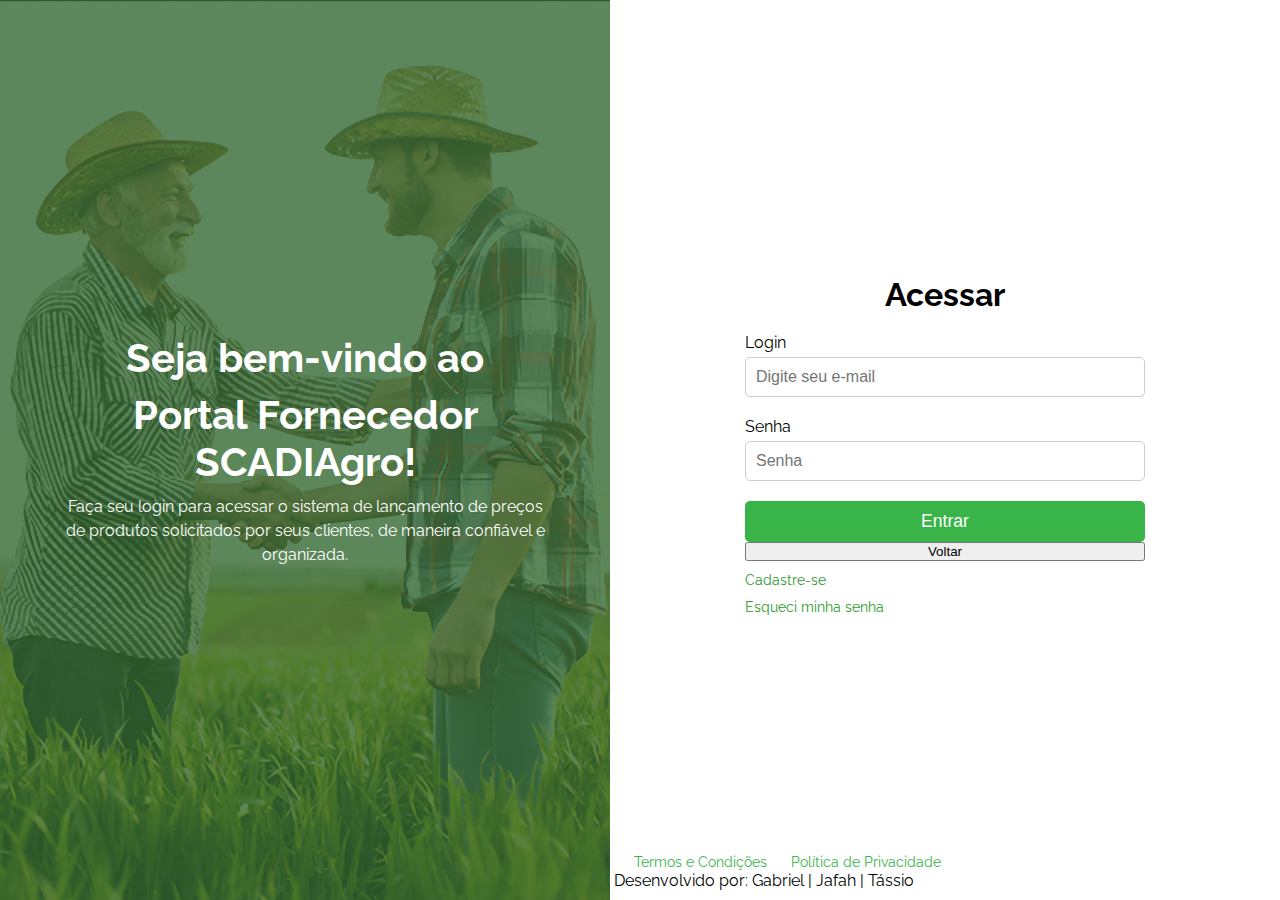
<file: index.html>
<!doctype html>
<html lang="pt-br">
  <head>
    <meta charset="UTF-8" />
    <meta name="viewport" content="width=device-width, initial-scale=1.0" />
    <meta name="keywords" content="portal, fornecedor, portal fornecedor, scadiagro, agro, cotação, preços, fornecedor agro, scadi, solicitação de compras">
    <title>Login | Portal Fornecedor SCADIAgro</title>
    <link rel="icon" href="imgs/img-logo_icon.png" />
    <link rel="stylesheet" href="styles/style.css" />
    <link href="https://cdnjs.cloudflare.com/ajax/libs/font-awesome/6.0.0-beta3/css/all.min.css" rel="stylesheet" />
  </head>
  <body>
    <div class="container">
      <div class="left">
        <img src="imgs/img-pr+fornec_mlhr_qualidade.png" alt="produtorRuralNegociando" class="background-image" id="background-image" />
        <div class="background-overlay"></div>
        <div class="logo-container">
          <img src="imgs/img-logo_scadiagro.png" alt="Logo SCADIAgro" class="logo-color" />
        </div>
        <div class="bemvindo-message">
          <h1 class="welcome">Seja bem-vindo ao</h1>
          <h1 class="h1Title">Portal Fornecedor SCADIAgro!</h1>
          <p class="welcome">
            Faça seu login para acessar o sistema de lançamento de preços de
            produtos solicitados por seus clientes, de maneira confiável e
            organizada.
          </p>
        </div>
      </div>
      <div class="direita">
        <div class="login-form">
          <h2>Acessar</h2>
          <form>
            <label for="email">Login</label>
            <input
              type="email"
              id="email"
              name="email"
              placeholder="Digite seu e-mail"
            />

            <label for="senha">Senha</label>
            <input
              type="password"
              id="senha"
              name="senha"
              placeholder="Senha"
            />
            
            <button type="button" class="btn-login" onclick="window.location.href='customers.html'">Entrar</button>
            <button type="button" class="btn-voltar" onclick="window.location.href='#'">Voltar</button>
            
            <div class="btn-links">
              <a href="register.html">Cadastre-se</a>
              <a href="forgot-pass.html">Esqueci minha senha</a>
            </div>
          </form>
        </div>
        <footer>
          <a href="#">Termos e Condições</a>
          <a href="#">Política de Privacidade</a>
          <p id="dev">Desenvolvido por: Gabriel | Jafah | Tássio</p>
        </footer>
      </div>
    </div>
  </body>
</html>
</file>
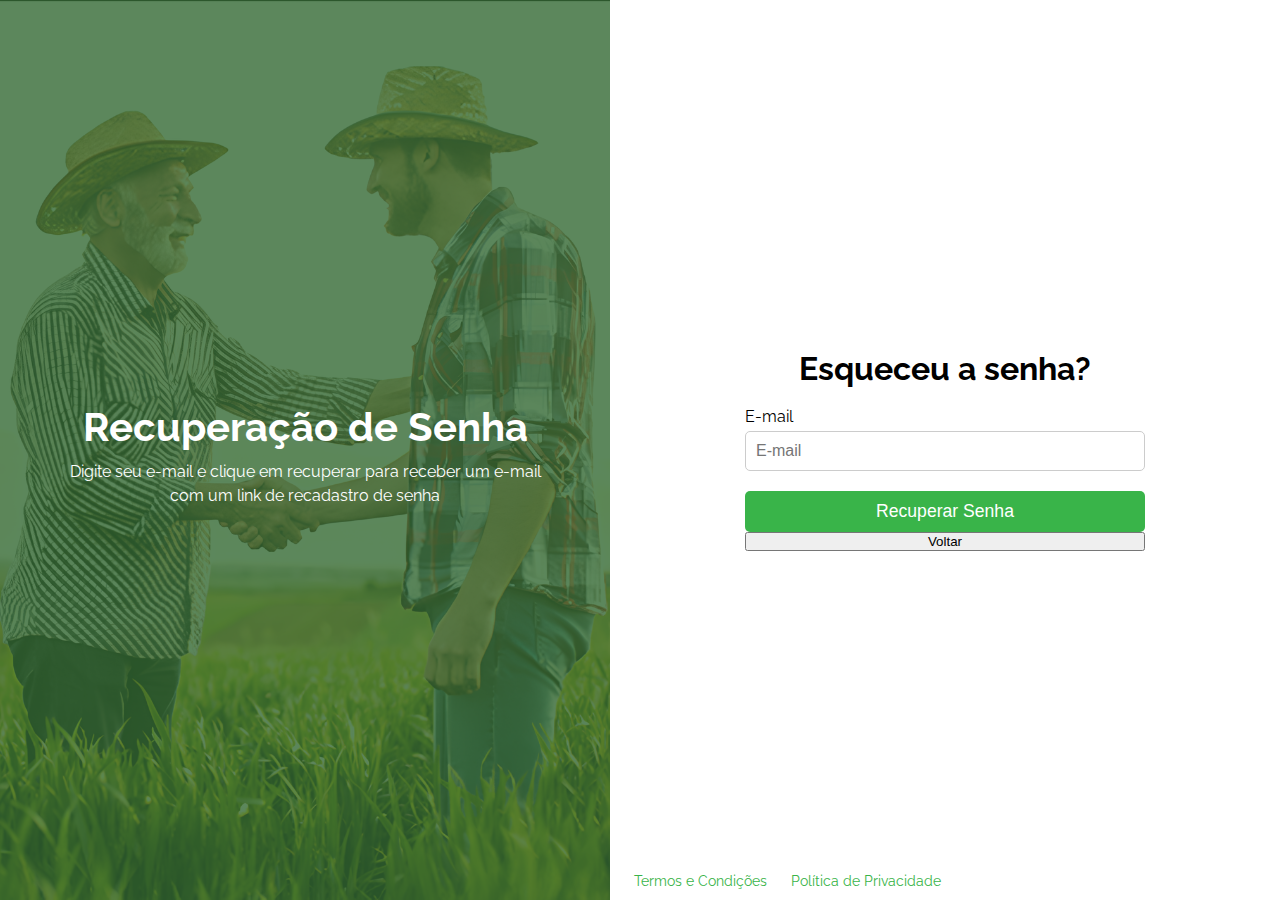
<file: forgot-pass.html>
<!doctype html>
<html lang="pt-br">
  <head>
    <meta charset="UTF-8" />
    <meta name="viewport" content="width=device-width, initial-scale=1.0" />
    <title>Esqueci a Senha | Portal Fornecedor SCADIAgro</title>
    <link rel="icon" href="imgs/img-logo_icon.png" />
    <link rel="stylesheet" href="styles/style.css" />
    <link
      href="https://cdnjs.cloudflare.com/ajax/libs/font-awesome/6.0.0-beta3/css/all.min.css"
      rel="stylesheet"
    />
  </head>
  <body>
    <div class="container">
      <div class="left">
        <img src="imgs/img-pr+fornec_mlhr_qualidade.png" alt="produtorRuralNegociando" class="background-image" id="background-image" />
        <div class="background-overlay"></div>
        <div class="logo-container">
          <img src="imgs/img-logo_scadiagro.png" alt="Logo SCADIAgro" class="logo-color" />
        </div>
        <div class="bemvindo-message">
          <h1 class="welcome"></h1>
          <h1 class="h1Title">Recuperação de Senha</h1>
          <p class="welcome">
            Digite seu e-mail e clique em recuperar para receber um e-mail com um link de recadastro de senha
          </p>
        </div>
      </div>
      <div class="direita">
        <div class="login-form">
          <h2>Esqueceu a senha?</h2>
          <form>
            
            <label for="email">E-mail</label>
            <input
              type="email"
              id="email"
              name="email"
              placeholder="E-mail"
            />

            <button type="submit" class="btn-login" formaction="password.html">Recuperar Senha</button>
            <button type="button" class="btn-voltar" onclick="window.location.href='index.html'">Voltar</button>
          </form>
        </div>
      </div>
    </div>
    <footer>
      <a href="#">Termos e Condições</a>
      <a href="#">Política de Privacidade</a>
    </footer>
  </body>
</html>
</file>
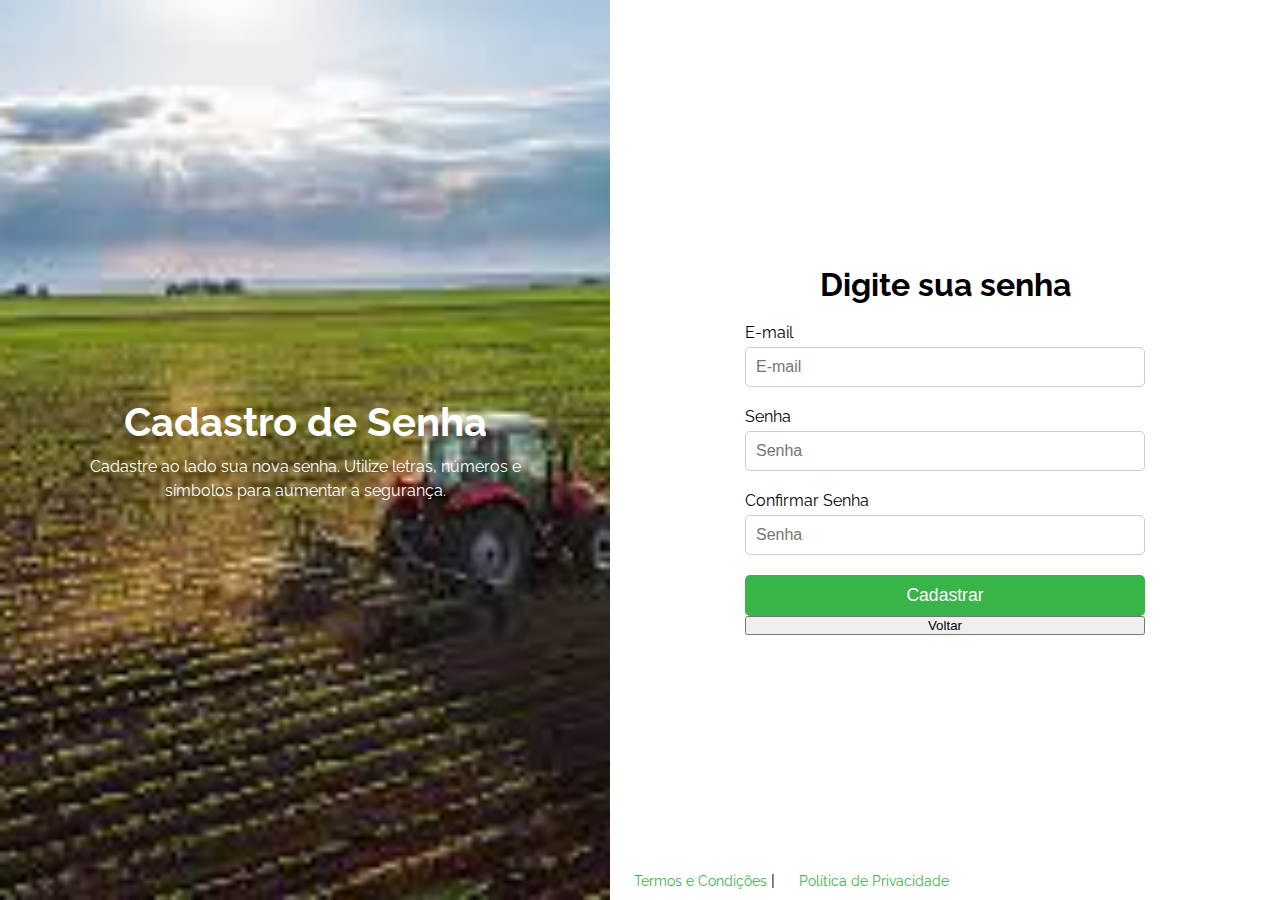
<file: password.html>
<!doctype html>
<html lang="pt-br">
  <head>
    <meta charset="UTF-8" />
    <meta name="viewport" content="width=device-width, initial-scale=1.0" />
    <title>Login - Scadi Agro</title>
    <link rel="stylesheet" href="styles/style.css" />
    <link
      href="https://cdnjs.cloudflare.com/ajax/libs/font-awesome/6.0.0-beta3/css/all.min.css"
      rel="stylesheet"
    />
  </head>
  <body>
    <div class="container">
      <div class="left">
        <img src="imgs/agro.jpg" alt="Campo" class="background-image" />
        <div class="bemvindo-message">
          <h1>Cadastro de Senha</h1>
          <p>
            Cadastre ao lado sua nova senha. Utilize letras, números e símbolos para aumentar a segurança.
          </p>
        </div>
      </div>
      <div class="direita">
        <div class="login-form">
          <h2>Digite sua senha</h2>
          <form>
            
            <label for="email">E-mail</label>
            <input
              type="email"
              id="email"
              name="email"
              placeholder="E-mail"
              required
            />

            <label for="senha">Senha</label>
            <input
              type="password"
              id="senha"
              name="senha"
              placeholder="Senha"
            />

            <label for="senha">Confirmar Senha</label>
            <input
              type="password"
              id="senha"
              name="senha"
              placeholder="Senha"
            />

            <button type="submit" class="btn-login">Cadastrar</button>
            <button type="button" class="btn-voltar" onclick="window.location.href='register.html'">Voltar</button>
          </form>
        </div>
      </div>
    </div>
    <footer>
      <a href="#">Termos e Condições</a> |
      <a href="#">Política de Privacidade</a>
    </footer>
  </body>
</html>
</file>
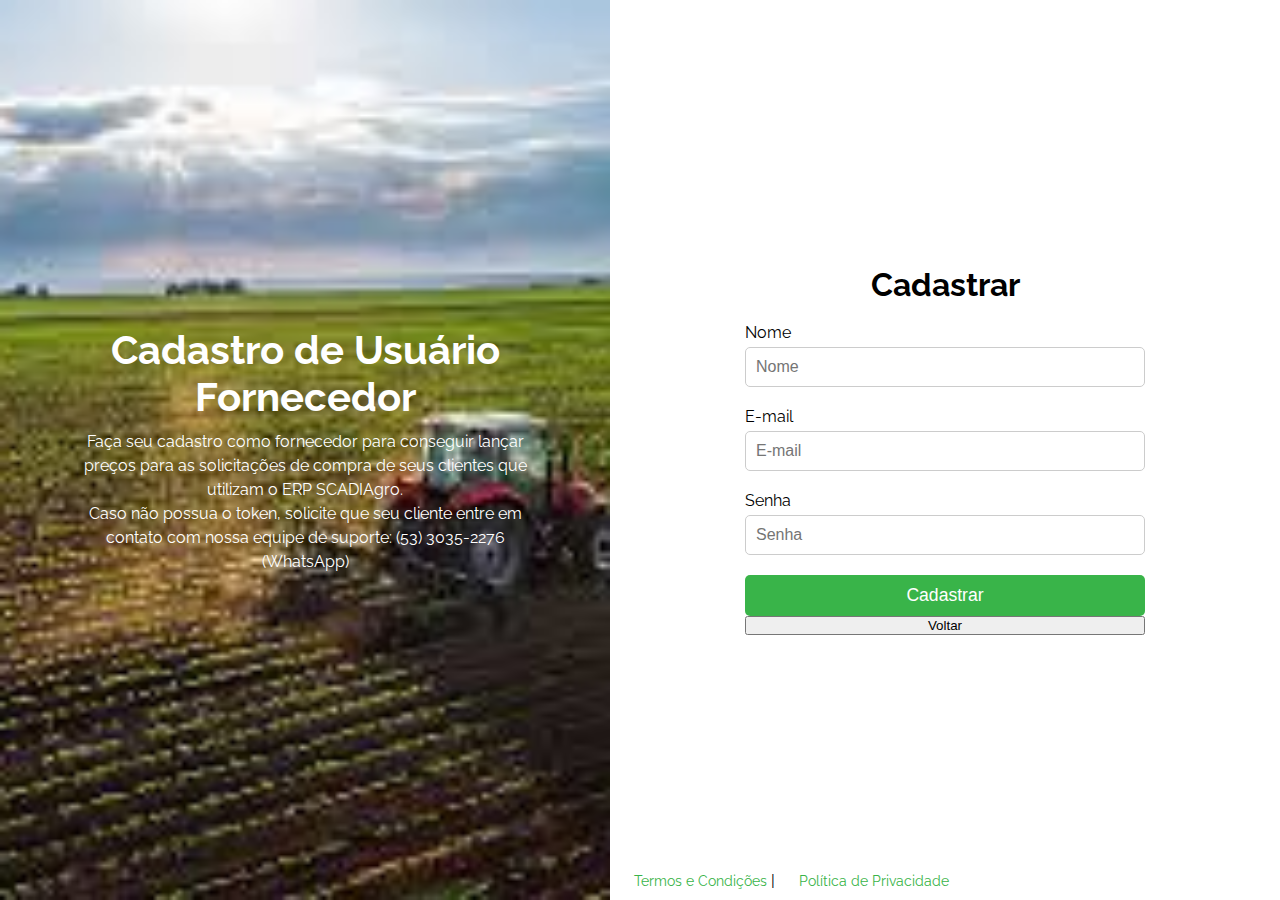
<file: register.html>
<!doctype html>
<html lang="pt-br">
  <head>
    <meta charset="UTF-8" />
    <meta name="viewport" content="width=device-width, initial-scale=1.0" />
    <title>Login - Scadi Agro</title>
    <link rel="stylesheet" href="styles/style.css" />
    <link
      href="https://cdnjs.cloudflare.com/ajax/libs/font-awesome/6.0.0-beta3/css/all.min.css"
      rel="stylesheet"
    />
  </head>
  <body>
    <div class="container">
      <div class="left">
        <img src="imgs/agro.jpg" alt="Campo" class="background-image" />
        <div class="bemvindo-message">
          <h1>Cadastro de Usuário Fornecedor</h1>
          <p>Faça seu cadastro como fornecedor para conseguir lançar preços para as solicitações de compra de seus clientes que utilizam o ERP SCADIAgro.</p>
          <p>Caso não possua o token, solicite que seu cliente entre em contato com nossa equipe de suporte: (53) 3035-2276 (WhatsApp)</p>
        </div>
      </div>
      <div class="direita">
        <div class="login-form">
          <h2>Cadastrar</h2>
          <form>
            <label for="nome">Nome</label>
            <input
              type="name"
              id="name"
              name="name"
              placeholder="Nome"
              required
            />

            <label for="email">E-mail</label>
            <input
              type="email"
              id="email"
              name="email"
              placeholder="E-mail"
              required
            />

            <label for="senha">Senha</label>
            <input
              type="password"
              id="senha"
              name="senha"
              placeholder="Senha"
              required
            />

            <button type="submit" class="btn-login" onclick="window.location.href='password.html'" >Cadastrar</button>
            <button type="button" class="btn-voltar" onclick="window.location.href='index.html'">Voltar</button>
          </form>
        </div>
      </div>
    </div>
    <footer>
      <a href="#">Termos e Condições</a> |
      <a href="#">Política de Privacidade</a>
    </footer>
  </body>
</html>
</file>
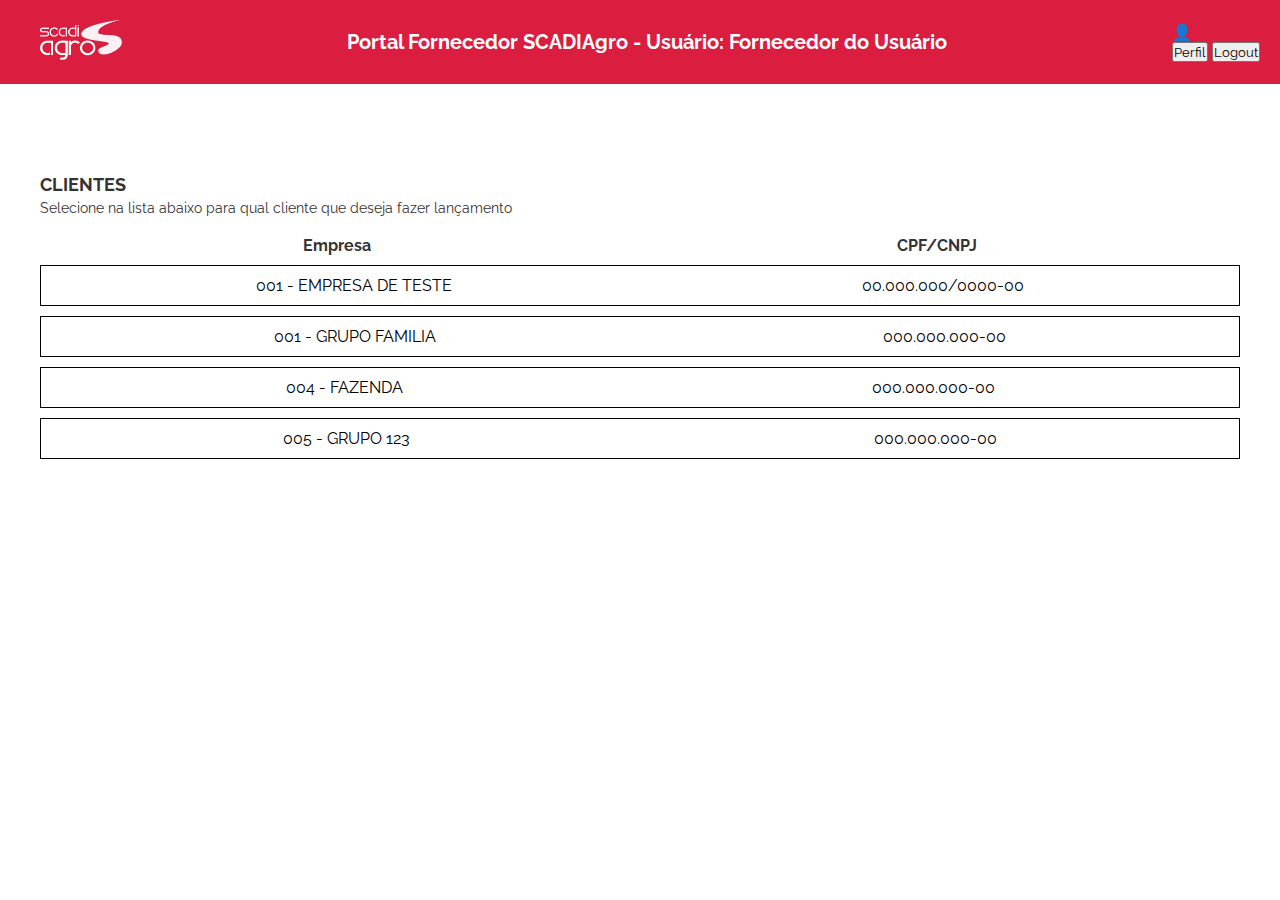
<file: pages/customers.html>
<!doctype html>
<html lang="pt-BR">
  <head>
    <meta charset="UTF-8" />
    <meta name="viewport" content="width=device-width, initial-scale=1.0" />
    <title>Portal Fornecedor SCADIAgro</title>
    <link rel="stylesheet" href="/styles/customers.css" />
  </head>
  <body>
    <header>
      <div class="logo"><img src="/imgs/img-logo_scadiagro_all-white.png" alt="Logo SCADIAgro" /></div>
      <h1>Portal Fornecedor SCADIAgro - Usuário: Fornecedor do Usuário </h1>
      <div class="profile">
        <div class="icon">👤</div>
        <button class="profile-button">Perfil</button>
        <button class="logout-button">Logout</button>
      </div>
    </header>

    <div class="container">
      <main>
        <section class="clientes">
          <h2>CLIENTES</h2>
          <p>
            Selecione na lista abaixo para qual cliente que deseja fazer
            lançamento
          </p>

          <!-- Forma de ilustração da lista de clientes -->

          <div class="tabela-clientes">
            <div class="tabela-header">
              <span>Empresa</span>
              <span>CPF/CNPJ</span>
            </div>

            <a href="budgets.html" class="linha">
              <span>001 - EMPRESA DE TESTE</span>
              <span>00.000.000/0000-00</span>
            </a>
            <a href="budgets.html" class="linha">
              <span>001 - GRUPO FAMILIA</span>
              <span>000.000.000-00</span>
            </a>
            <a href="budgets.html" class="linha">
              <span>004 - FAZENDA</span>
              <span>000.000.000-00</span>
            </a>
            <a href="budgets.html" class="linha">
              <span>005 - GRUPO 123</span>
              <span>000.000.000-00</span>
            </a>
          </div>
        </section>
      </main>
    </div>
  </body>
</html>
</file>
<file: styles/style.css>
@import url('https://fonts.googleapis.com/css2?family=Raleway:ital,wght@0,100..900;1,100..900&display=swap');

* {
  margin: 0;
  padding: 0;
  box-sizing: border-box;
}

body,
html {
  height: 100%;
  font-family: "Raleway", Arial, sans-serif;
}

.logo img {
  height: 50px;
}

header .icon img {
  height: 25px;
  cursor: pointer;
}

.container {
  display: flex;
  height: 100vh;
}

.left {
  flex: 1;
  background-color: #39B449;
  position: relative;
}

.background-image {
  width: 100%;
  height: 100%;
  object-fit: cover;
  position: absolute;
  z-index: 1;
}

.background-overlay {
  position: absolute;
  top: 0;
  left: 0;
  width: 100%;
  height: 100%;
  background: #336933;
  opacity: 0.8;
  z-index: 2;
  pointer-events: none;
}

.bemvindo-message {
  position: absolute;
  top: 50%;
  left: 50%;
  transform: translate(-50%, -50%);
  text-align: center;
  color: white;
  width: 80%;
  max-width: 600px;
  z-index: 3;
}

.bemvindo-message h1 {
  font-size: 2.5rem;
  margin-bottom: 10px;
}

.bemvindo-message p {
  font-size: 1rem;
  line-height: 1.5;
}

.direita {
  flex: 1;
  background-color: #ffffff;
  padding: 30px;
  display: flex;
  flex-direction: column;
  justify-content: center;
  height: 100%;
}

.login-form {
  width: 100%;
  max-width: 400px;
  margin: 0 auto;
}

.login-form h2 {
  text-align: center;
  font-size: 2rem;
  margin-bottom: 20px;
}

.login-form form {
  display: flex;
  flex-direction: column;
}

.login-form label {
  margin-bottom: 5px;
  font-size: 1rem;
}

.login-form input {
  padding: 10px;
  margin-bottom: 20px;
  font-size: 1rem;
  border: 1px solid #ccc;
  border-radius: 5px;
}

.btn-login {
  padding: 10px;
  background-color: #39B449;
  color: white;
  border: none;
  border-radius: 5px;
  font-size: 1.1rem;
  cursor: pointer;
}

.btn-login:hover {
  background-color: #39B449;
}

.btn-links {
  display: flex;
  justify-content: space-between;
  margin-bottom: 10px;
  flex-direction: column;
}

.btn-links a {
  font-size: 0.9rem;
  color: #2c9a2b;
  text-decoration: none;
  margin-top: 10px;
}

.btn-links a:hover {
  text-decoration: underline;
}

.btn-corporate-login {
  padding: 10px;
  background-color: #ddd;
  color: black;
  border: none;
  border-radius: 5px;
  font-size: 1.1rem;
  cursor: pointer;
}

.btn-corporate-login:hover {
  background-color: #bbb;
}

footer {
  text-align: center;
  background-color: #ffffff;
  width: 52%;
  position: absolute;
  right: 0;
  bottom: 10px;
  text-align: left; 
}

footer a {
  font-size: 0.9rem;
  color: #39B449;
  text-decoration: none;
  margin-left: 20px;
}

footer a:hover {
  text-decoration: underline;
}
</file>
<file: styles/customers.css>
@import url('https://fonts.googleapis.com/css2?family=Raleway:ital,wght@0,100..900;1,100..900&display=swap');

* {
  margin: 0;
  padding: 0;
  box-sizing: border-box;
  font-family: "Raleway", 'Arial', sans-serif;
}

body {
  background-color: white;
  color: #333;
}

header {
  background-color: #DB1D3F;
  color: white;
  padding: 20px;
  display: flex;
  align-items: center;
  gap: 20px;
  justify-content: space-between;
}

header .logo img {
  height: 40px;
  margin-left: 20px;
}

header h1 {
  font-size: 20px;
  font-weight: normal bold;
}

#profile-button {
  background-color: #DB1D3F;
  border-color: #DB1D3F;
}

#profile-icon {
  font-size: 1.8rem;
  margin-right: 50px;
}

.dropdown-toggle::after {
  position: absolute;
  right: 45px;
  top: 60%;
}

#logout {
  color: red;
}

main {
  padding: 40px;
  flex: 1;
}

.clientes {
  padding-top: 50px;
  width: 100%;
  margin: 0 auto;
}

.clientes h2 {
  font-size: 18px;
  margin-bottom: 5px;
}

.clientes p {
  font-size: 14px;
  margin-bottom: 20px;
}

.tabela-clientes {
  width: 100%;
  border-collapse: collapse;
}

.tabela-header {
  display: flex;
  justify-content: space-around;
  font-weight: bold;
  margin-bottom: 10px;
}

.linha {
  display: flex;
  justify-content: space-around;
  border: 1px solid #000;
  padding: 10px;
  margin-bottom: 10px;
  background-color: white;
  transition: background-color 0.2s;
  text-decoration: none;
  color: #000;
  cursor: pointer;
}

.linha:hover {
  background-color: #39B54A;
  color: white;
  border: none;
}

.btn-voltar {
  padding: 10px;
  background-color: #403f41;
  color: white;
  border: none;
  border-radius: 5px;
  font-size: 1.1rem;
  cursor: pointer;
  text-decoration: none;
  width: 30vh;
  margin: 250px 50px;
}

.btn-voltar:hover {
  opacity: 0.9;
}

/* MOBILE */
@media screen and (max-width: 390px) {
  
  body, html {
    height: 390px;
  }

  header {
    justify-content: space-between;
    padding: 20px;
  }

  .logo {
    display: none;
  }

  header h1 {
    font-size: 16px;
    margin-left: 10px;
    text-align: center;
  }

  #profile-icon {
    margin-right: 20px;
  }

  .dropdown-toggle::after {
  position: absolute;
  right: 20px;
  top: 65%;
  }

  .container {
    width: 100%;
    padding-top: 0px;
    font-size: 0.8rem;
  }

  .tabela-solicitacoes .none {
    display: none;
  }

  .tabela-header .col1{
    margin-left: 20px;
  }

  .tabela-header .col2 {
    margin-right: 80px;
  }

  .linha {
    align-items: center;
    text-align: center;
    padding: 10px;
    margin-bottom: 10px;
    justify-content: space-around;
  }

  .btn-voltar {
    margin: 0 auto;
    font-size: 0.9rem;
    width: 20vh;
    display: flex;
    justify-content: center;
    text-align: center;
  }

}
</file>
